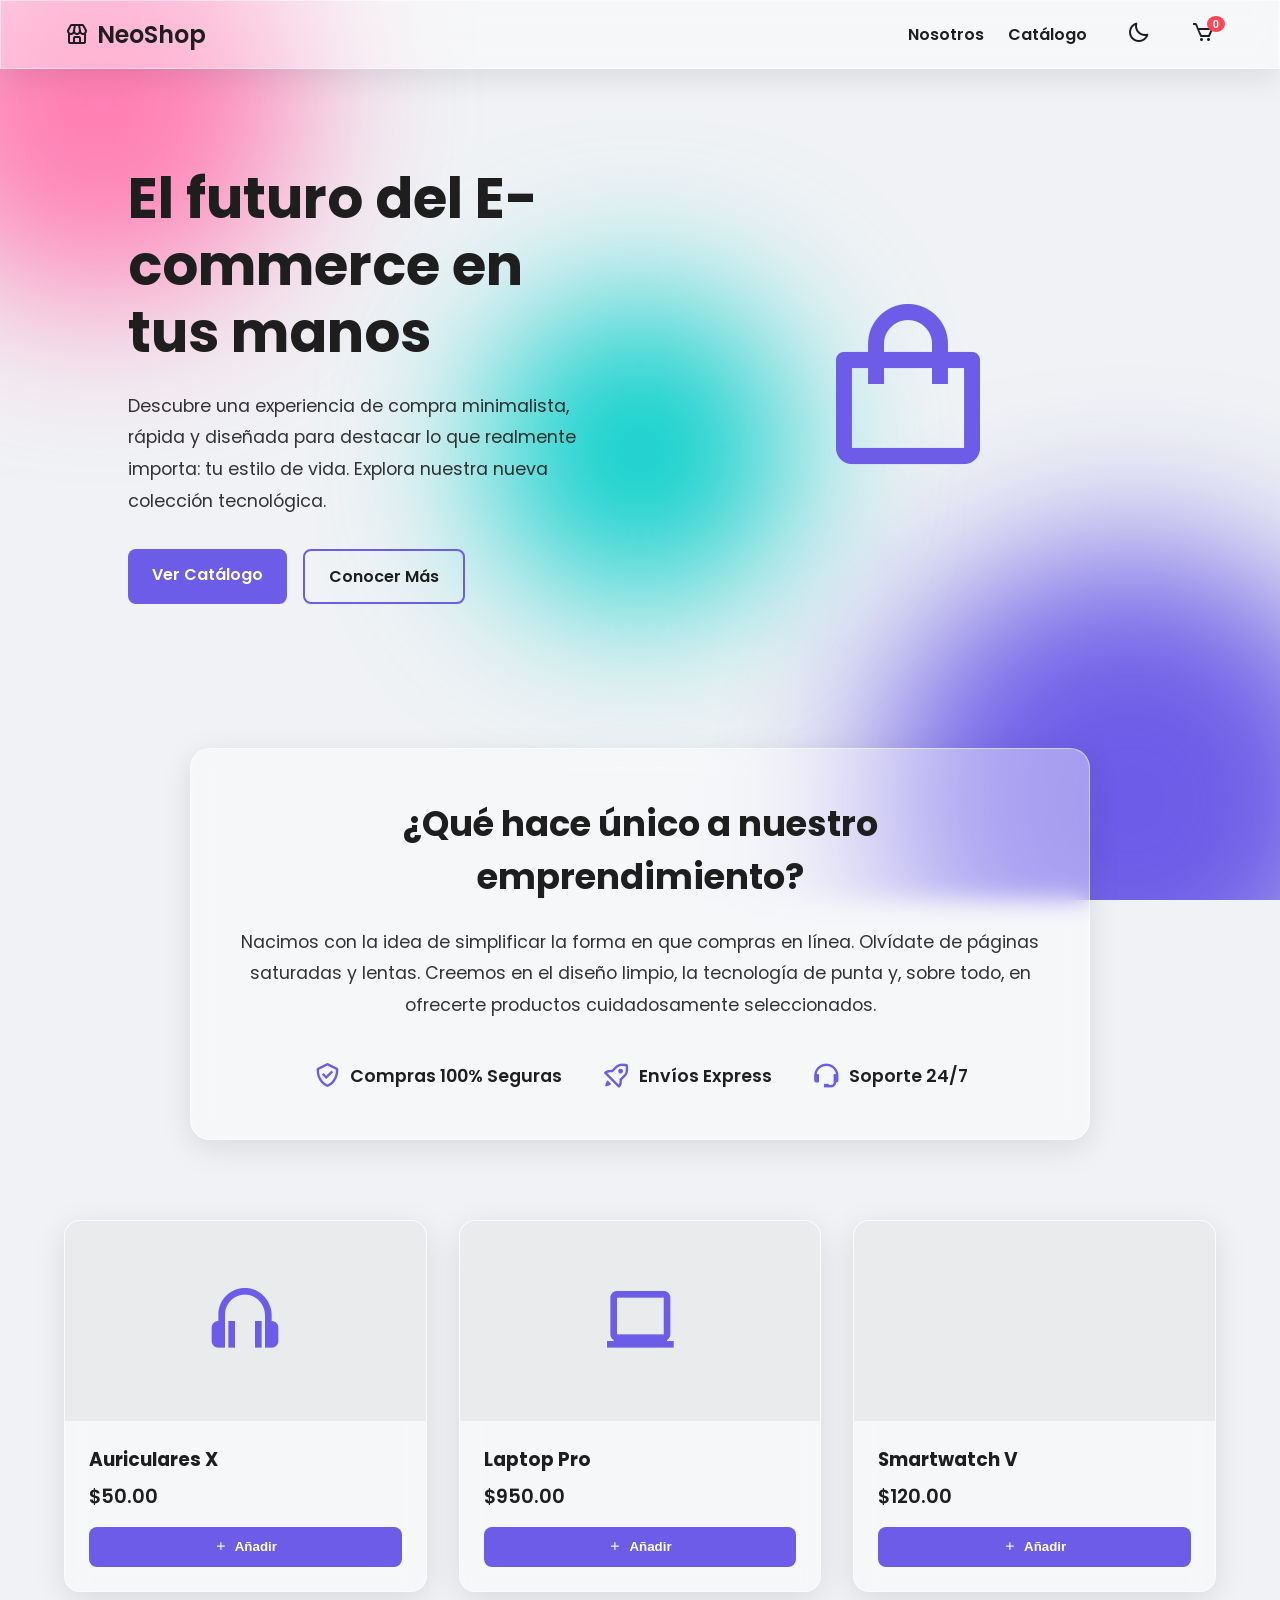
<file: estudiantes/g3-2026/Luis-Eduardo-Angel/Index.html>
<!doctype html>
<html lang="es">
  <head>
    <meta charset="UTF-8" />
    <meta name="viewport" content="width=device-width, initial-scale=1.0" />
    <title>Tienda MVP | Experiencia Completa</title>
    <link rel="stylesheet" href="style.css" />
    <link
      href="https://unpkg.com/boxicons@2.1.4/css/boxicons.min.css"
      rel="stylesheet"
    />
    <link
      href="https://fonts.googleapis.com/css2?family=Poppins:wght@300;400;600&display=swap"
      rel="stylesheet"
    />
  </head>
  <body>
    <div class="bg-shapes">
      <div class="shape shape-1"></div>
      <div class="shape shape-2"></div>
      <div class="shape shape-3"></div>
    </div>

    <header class="navbar glass">
      <div class="logo"><i class="bx bx-store"></i> NeoShop</div>
      <nav class="nav-links">
        <a href="#nosotros">Nosotros</a>
        <a href="#productos">Catálogo</a>
        <button id="theme-toggle" class="icon-btn" title="Cambiar Tema">
          <i class="bx bx-moon"></i>
        </button>
        <button id="cart-toggle" class="icon-btn" title="Ver Carrito">
          <i class="bx bx-cart"></i>
          <span id="cart-count">0</span>
        </button>
      </nav>
    </header>

    <main>
      <section class="hero glass-hero">
        <div class="hero-content">
          <h1>El futuro del E-commerce en tus manos</h1>
          <p>
            Descubre una experiencia de compra minimalista, rápida y diseñada
            para destacar lo que realmente importa: tu estilo de vida. Explora
            nuestra nueva colección tecnológica.
          </p>
          <div class="hero-btns">
            <a href="#productos" class="btn-primary">Ver Catálogo</a>
            <a href="#nosotros" class="btn-secondary">Conocer Más</a>
          </div>
        </div>
        <div class="hero-image">
          <i class="bx bx-shopping-bag"></i>
        </div>
      </section>

      <section id="nosotros" class="about-section">
        <div class="about-text glass">
          <h2>¿Qué hace único a nuestro emprendimiento?</h2>
          <p>
            Nacimos con la idea de simplificar la forma en que compras en línea.
            Olvídate de páginas saturadas y lentas. Creemos en el diseño limpio,
            la tecnología de punta y, sobre todo, en ofrecerte productos
            cuidadosamente seleccionados.
          </p>
          <ul class="features-list">
            <li><i class="bx bx-check-shield"></i> Compras 100% Seguras</li>
            <li><i class="bx bx-rocket"></i> Envíos Express</li>
            <li><i class="bx bx-support"></i> Soporte 24/7</li>
          </ul>
        </div>
      </section>

      <section id="productos" class="product-grid">
        <article class="product-card glass">
          <div class="img-placeholder"><i class="bx bx-headphone"></i></div>
          <div class="product-info">
            <h3>Auriculares X</h3>
            <p class="price">$50.00</p>
            <button
              class="buy-btn"
              data-id="1"
              data-name="Auriculares X"
              data-price="50"
            >
              <i class="bx bx-plus"></i> Añadir
            </button>
          </div>
        </article>

        <article class="product-card glass">
          <div class="img-placeholder"><i class="bx bx-laptop"></i></div>
          <div class="product-info">
            <h3>Laptop Pro</h3>
            <p class="price">$950.00</p>
            <button
              class="buy-btn"
              data-id="2"
              data-name="Laptop Pro"
              data-price="950"
            >
              <i class="bx bx-plus"></i> Añadir
            </button>
          </div>
        </article>

        <article class="product-card glass">
          <div class="img-placeholder"><i class="bx bx-watch"></i></div>
          <div class="product-info">
            <h3>Smartwatch V</h3>
            <p class="price">$120.00</p>
            <button
              class="buy-btn"
              data-id="3"
              data-name="Smartwatch V"
              data-price="120"
            >
              <i class="bx bx-plus"></i> Añadir
            </button>
          </div>
        </article>
      </section>
    </main>

    <aside id="cart-sidebar" class="cart-sidebar glass">
      <div class="cart-header">
        <h2>Tu Carrito</h2>
        <button id="close-cart" class="icon-btn">
          <i class="bx bx-x"></i>
        </button>
      </div>
      <div id="cart-items" class="cart-items"></div>
      <div class="cart-footer">
        <div class="total">
          <span>Total:</span>
          <span id="cart-total">$0.00</span>
        </div>
        <button class="checkout-btn">Pagar Ahora</button>
      </div>
    </aside>

    <script src="script.js"></script>
  </body>
</html>
</file>
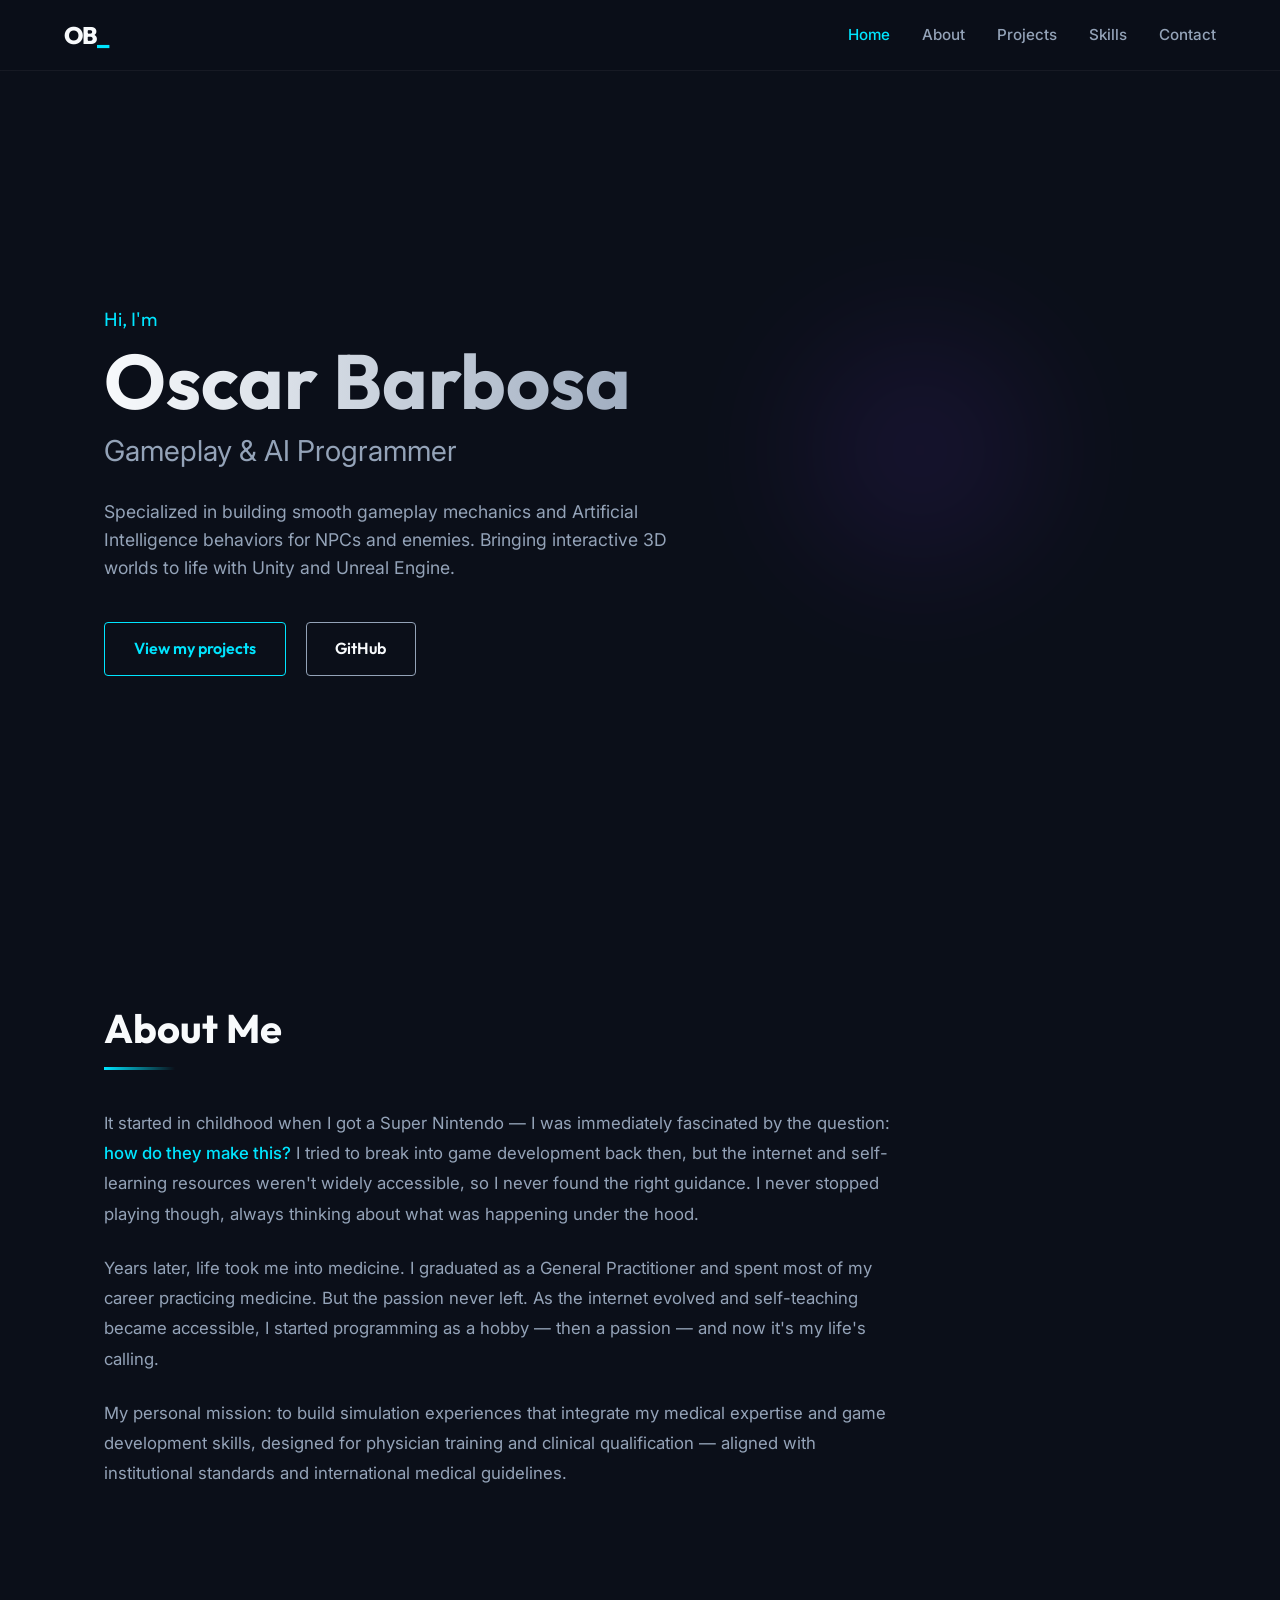
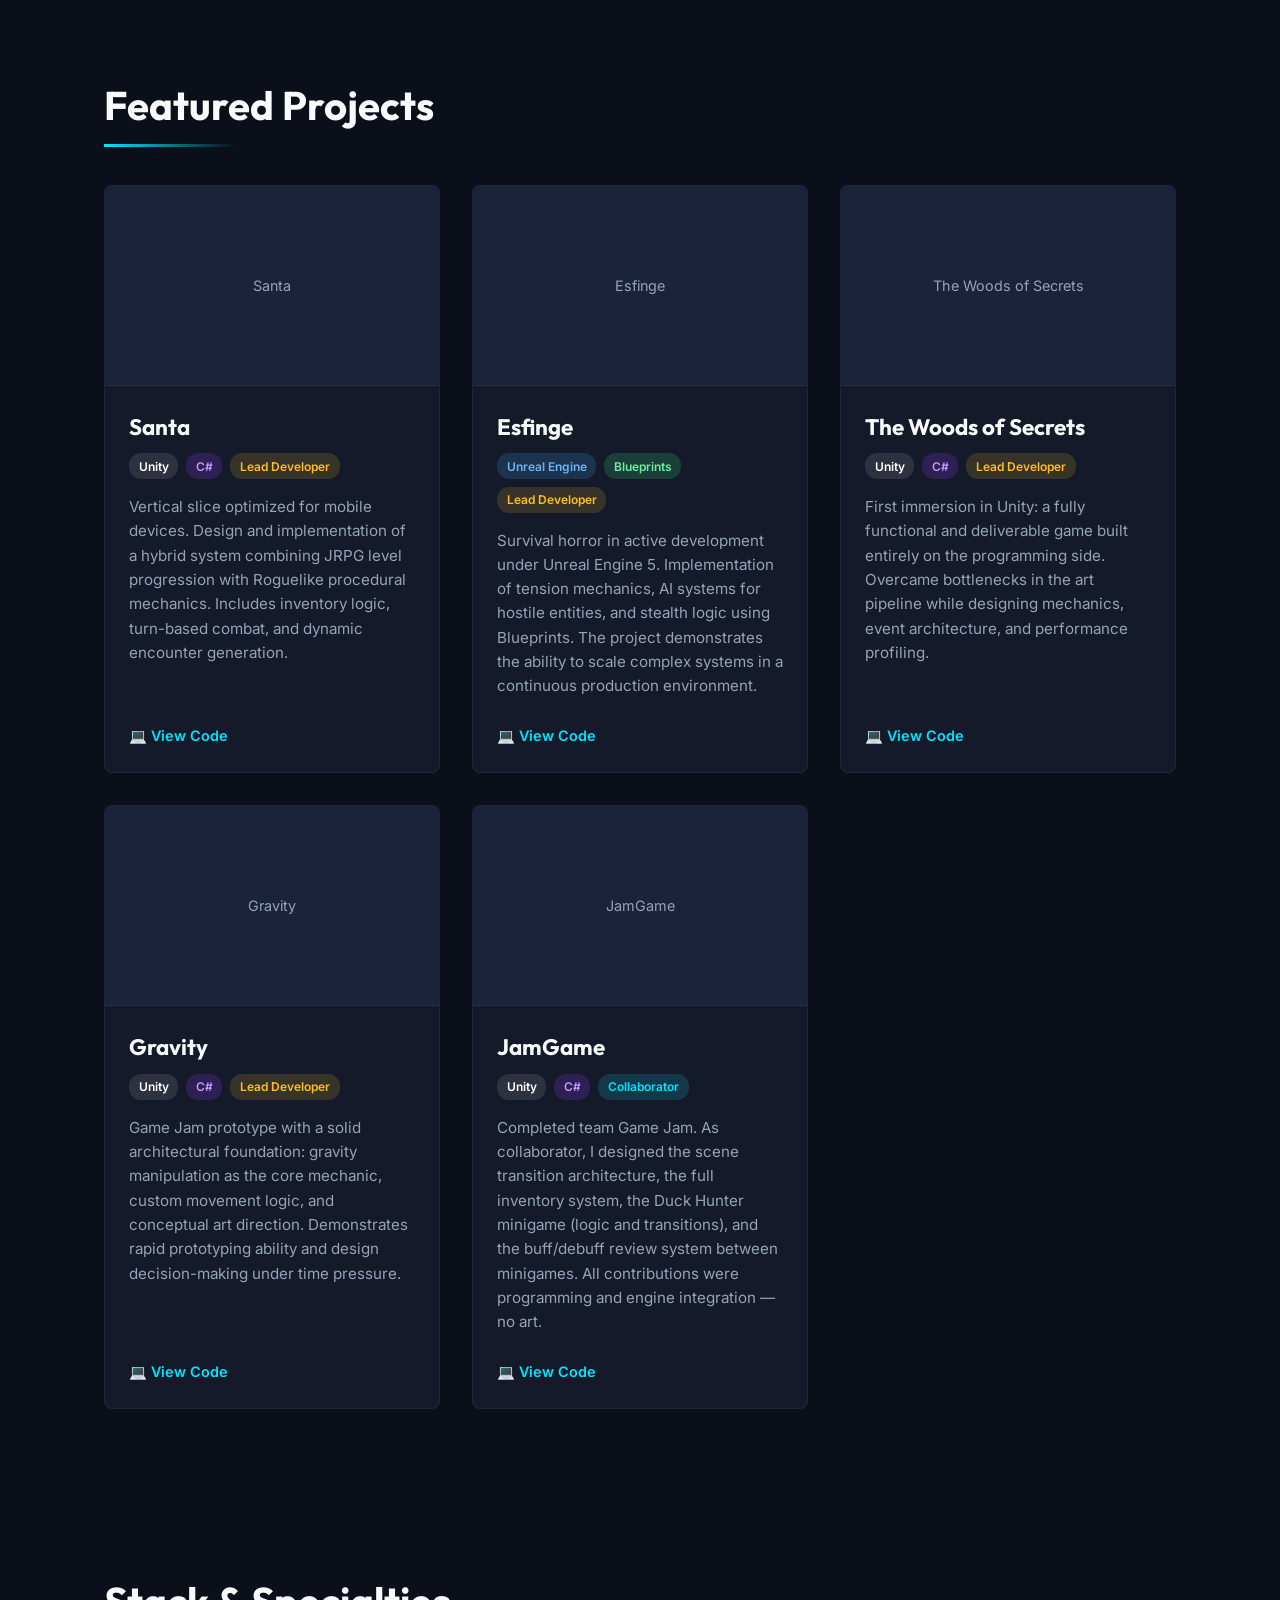
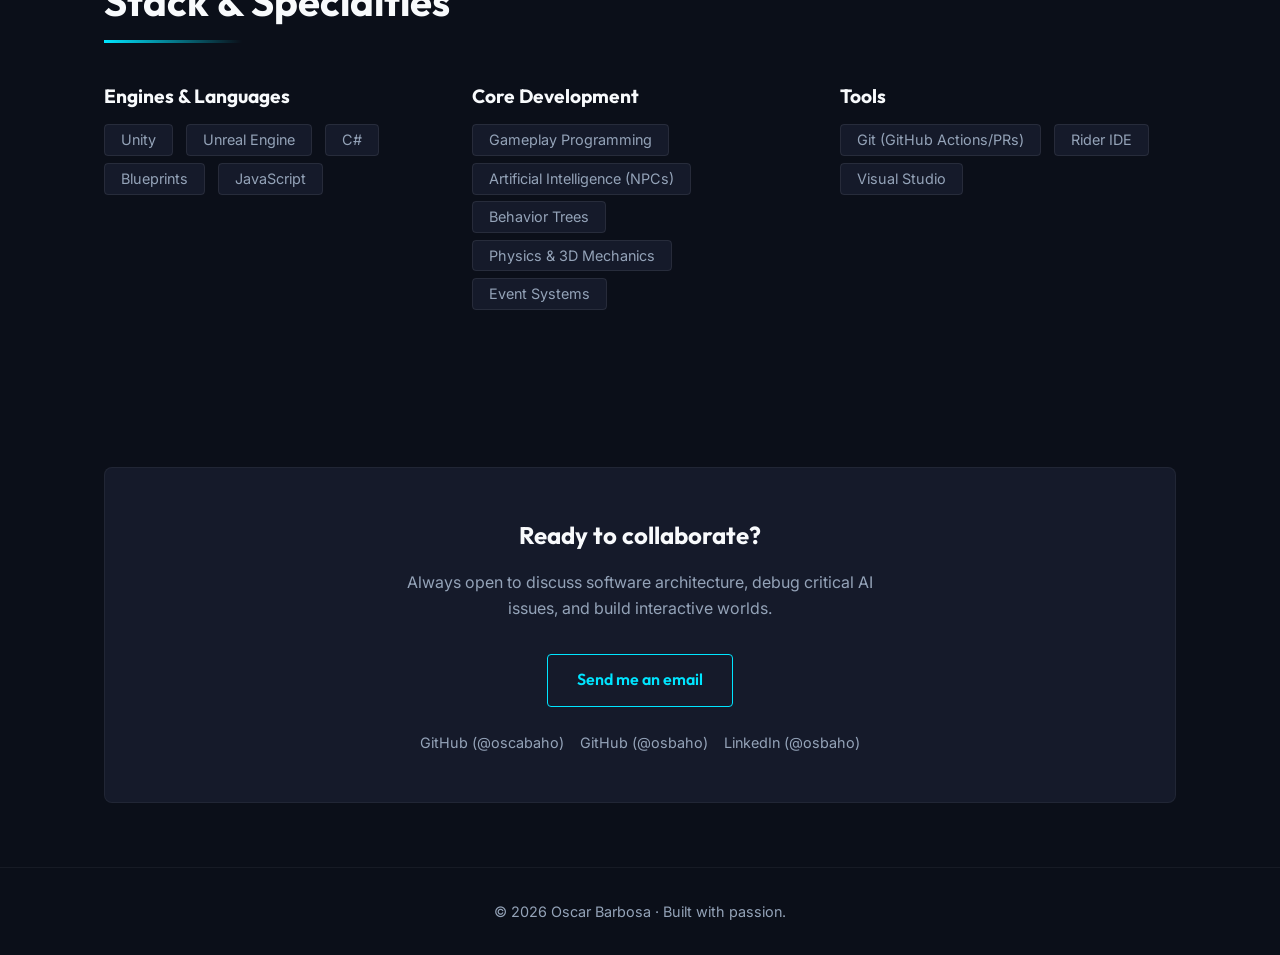
<file: estudiantes/g3-2026/oscar-barbosa/index.html>
<!DOCTYPE html>
<html lang="en">
<head>
    <meta charset="UTF-8">
    <meta name="viewport" content="width=device-width, initial-scale=1.0">
    <title>Oscar Barbosa | Gameplay &amp; AI Programmer</title>
    <meta name="description" content="Portfolio of Oscar Barbosa, game developer specialized in gameplay mechanics and AI (Unity, C#, Unreal Engine).">

    <!-- SEO: Open Graph for social networks (LinkedIn, Twitter) -->
    <meta property="og:title" content="Oscar Barbosa | Gameplay &amp; AI Programmer">
    <meta property="og:description" content="Game developer portfolio: mechanics, Behavior Trees, intelligent NPCs with Unity and Unreal Engine.">
    <meta property="og:type" content="website">

    <!-- Security -->
    <meta http-equiv="X-Content-Type-Options" content="nosniff">
    <meta name="referrer" content="no-referrer-when-downgrade">

    <!-- Performance: Preconnect to reduce external font latency -->
    <link rel="preconnect" href="https://fonts.googleapis.com">
    <link rel="preconnect" href="https://fonts.gstatic.com" crossorigin>
    <link rel="preload" as="style" href="https://fonts.googleapis.com/css2?family=Inter:wght@300;400;500&family=Outfit:wght@500;700;800&display=swap">
    <link href="https://fonts.googleapis.com/css2?family=Inter:wght@300;400;500&family=Outfit:wght@500;700;800&display=swap" rel="stylesheet">

    <link rel="stylesheet" href="style.css">
</head>
<body>
    <!-- =======================================================
     * PORTFOLIO — Oscar Barbosa | Gameplay & AI Programmer
     * File: index.html
     * Description: Main structure and content of the portfolio.
     *
     * SECTION INDEX (Search by these IDs or classes):
     *  1. NAV (.navbar)       - Top navigation bar
     *  2. HEADER (#home)      - Hero section with main greeting
     *  3. MAIN > ABOUT (#about)     - About Me section
     *  4. MAIN > PROJECTS (#projects) - Game project cards
     *  5. MAIN > SKILLS (#skills)   - Tech stack and tools
     *  6. MAIN > CONTACT (#contact) - GitHub, LinkedIn and Email links
     *  7. FOOTER              - Footer with automatic year
     * ======================================================= -->

    <!-- Accessibility: skip-link for keyboard/screen reader users -->
    <a href="#home" class="skip-link">Skip to main content</a>

    <nav class="navbar" role="navigation" aria-label="Main navigation menu">
        <div class="nav-brand" aria-label="Oscar Barbosa - Home">OB</div>
        <ul class="nav-links">
            <li><a href="#home" aria-label="Go to Home">Home</a></li>
            <li><a href="#about" aria-label="Go to About Me">About</a></li>
            <li><a href="#projects" aria-label="Go to Projects">Projects</a></li>
            <li><a href="#skills" aria-label="Go to Skills">Skills</a></li>
            <li><a href="#contact" aria-label="Go to Contact">Contact</a></li>
        </ul>
    </nav>

    <header id="home" class="hero" role="banner">
        <div class="hero-content fade-in">
            <p class="greeting">Hi, I'm</p>
            <h1 class="name">Oscar Barbosa</h1>
            <h2 class="title">Gameplay &amp; AI Programmer</h2>
            <p class="bio">Specialized in building smooth gameplay mechanics and Artificial Intelligence behaviors for NPCs and enemies. Bringing interactive 3D worlds to life with Unity and Unreal Engine.</p>
            <div class="hero-actions">
                <a href="#projects" class="btn btn-primary" aria-label="View featured projects section">View my projects</a>
                <a href="https://github.com/oscabaho" target="_blank" rel="noopener noreferrer" class="btn btn-secondary" aria-label="Oscar Barbosa's GitHub profile (oscabaho)">GitHub</a>
            </div>
        </div>
        <div class="hero-glow" aria-hidden="true"></div>
    </header>

    <main role="main">

        <!-- About Me Section -->
        <section id="about" class="section" aria-labelledby="about-title">
            <h2 id="about-title" class="section-title fade-in">About Me</h2>
            <div class="about-container fade-in">
                <p class="about-text">
                    It started in childhood when I got a Super Nintendo — I was immediately fascinated by the question: <em>how do they make this?</em> I tried to break into game development back then, but the internet and self-learning resources weren't widely accessible, so I never found the right guidance. I never stopped playing though, always thinking about what was happening under the hood.
                </p>
                <p class="about-text">
                    Years later, life took me into medicine. I graduated as a General Practitioner and spent most of my career practicing medicine. But the passion never left. As the internet evolved and self-teaching became accessible, I started programming as a hobby — then a passion — and now it's my life's calling.
                </p>
                <p class="about-text">
                    My personal mission: to build simulation experiences that integrate my medical expertise and game development skills, designed for physician training and clinical qualification — aligned with institutional standards and international medical guidelines.
                </p>
            </div>
        </section>

        <!-- Projects Section -->
        <section id="projects" class="section" aria-labelledby="projects-title">
            <h2 id="projects-title" class="section-title fade-in">Featured Projects</h2>
            <div class="projects-grid">

                <!-- Project 1: Santa (flagship) -->
                <article class="project-card fade-in" aria-label="Project Santa">
                    <div class="project-image placeholder" role="img" aria-label="Screenshot of Santa game">
                        <span aria-hidden="true">Santa</span>
                    </div>
                    <div class="project-info">
                        <h3>Santa</h3>
                        <div class="tech-stack" aria-label="Technologies used">
                            <span class="badge unity">Unity</span>
                            <span class="badge csharp">C#</span>
                            <span class="badge lead">Lead Developer</span>
                        </div>
                        <p>Vertical slice optimized for mobile devices. Design and implementation of a hybrid system combining JRPG level progression with Roguelike procedural mechanics. Includes inventory logic, turn-based combat, and dynamic encounter generation.</p>
                        <div class="project-links">
                            <a href="https://github.com/oscabaho/Santa" target="_blank" rel="noopener noreferrer" class="link" aria-label="View Santa repository on GitHub (opens in new tab)">💻 View Code</a>
                        </div>
                    </div>
                </article>

                <!-- Project 2: Esfinge -->
                <article class="project-card fade-in" aria-label="Project Esfinge">
                    <div class="project-image placeholder" role="img" aria-label="Screenshot of Esfinge game in Unreal Engine">
                        <span aria-hidden="true">Esfinge</span>
                    </div>
                    <div class="project-info">
                        <h3>Esfinge</h3>
                        <div class="tech-stack" aria-label="Technologies used">
                            <span class="badge unreal">Unreal Engine</span>
                            <span class="badge bp">Blueprints</span>
                            <span class="badge lead">Lead Developer</span>
                        </div>
                        <p>Survival horror in active development under Unreal Engine 5. Implementation of tension mechanics, AI systems for hostile entities, and stealth logic using Blueprints. The project demonstrates the ability to scale complex systems in a continuous production environment.</p>
                        <div class="project-links">
                            <a href="https://github.com/oscabaho/Esfinge" target="_blank" rel="noopener noreferrer" class="link" aria-label="View Esfinge repository on GitHub (opens in new tab)">💻 View Code</a>
                        </div>
                    </div>
                </article>

                <!-- Project 3: The Woods of Secrets -->
                <article class="project-card fade-in" aria-label="Project The Woods of Secrets">
                    <div class="project-image placeholder" role="img" aria-label="Screenshot of The Woods of Secrets game">
                        <span aria-hidden="true">The Woods of Secrets</span>
                    </div>
                    <div class="project-info">
                        <h3>The Woods of Secrets</h3>
                        <div class="tech-stack" aria-label="Technologies used">
                            <span class="badge unity">Unity</span>
                            <span class="badge csharp">C#</span>
                            <span class="badge lead">Lead Developer</span>
                        </div>
                        <p>First immersion in Unity: a fully functional and deliverable game built entirely on the programming side. Overcame bottlenecks in the art pipeline while designing mechanics, event architecture, and performance profiling.</p>
                        <div class="project-links">
                            <a href="https://github.com/oscabaho/Proyect-Secret" target="_blank" rel="noopener noreferrer" class="link" aria-label="View The Woods of Secrets repository on GitHub (opens in new tab)">💻 View Code</a>
                        </div>
                    </div>
                </article>

                <!-- Project 4: Gravity -->
                <article class="project-card fade-in" aria-label="Project Gravity">
                    <div class="project-image placeholder" role="img" aria-label="Screenshot of Gravity prototype">
                        <span aria-hidden="true">Gravity</span>
                    </div>
                    <div class="project-info">
                        <h3>Gravity</h3>
                        <div class="tech-stack" aria-label="Technologies used">
                            <span class="badge unity">Unity</span>
                            <span class="badge csharp">C#</span>
                            <span class="badge lead">Lead Developer</span>
                        </div>
                        <p>Game Jam prototype with a solid architectural foundation: gravity manipulation as the core mechanic, custom movement logic, and conceptual art direction. Demonstrates rapid prototyping ability and design decision-making under time pressure.</p>
                        <div class="project-links">
                            <a href="https://github.com/osbaho/Gravity" target="_blank" rel="noopener noreferrer" class="link" aria-label="View Gravity repository on GitHub (opens in new tab)">💻 View Code</a>
                        </div>
                    </div>
                </article>

                <!-- Project 5: JamGame (completed collaboration) -->
                <article class="project-card fade-in" aria-label="Project JamGame - Collaborative Game Jam">
                    <div class="project-image placeholder" role="img" aria-label="Screenshot of JamGame">
                        <span aria-hidden="true">JamGame</span>
                    </div>
                    <div class="project-info">
                        <h3>JamGame</h3>
                        <div class="tech-stack" aria-label="Technologies used">
                            <span class="badge unity">Unity</span>
                            <span class="badge csharp">C#</span>
                            <span class="badge collab">Collaborator</span>
                        </div>
                        <p>Completed team Game Jam. As collaborator, I designed the scene transition architecture, the full inventory system, the Duck Hunter minigame (logic and transitions), and the buff/debuff review system between minigames. All contributions were programming and engine integration — no art.</p>
                        <div class="project-links">
                            <a href="https://github.com/JuanDaGue/JamGame" target="_blank" rel="noopener noreferrer" class="link" aria-label="View JamGame repository on GitHub (opens in new tab)">💻 View Code</a>
                        </div>
                    </div>
                </article>

            </div>
        </section>

        <!-- Skills Section -->
        <section id="skills" class="section" aria-labelledby="skills-title">
            <h2 id="skills-title" class="section-title fade-in">Stack &amp; Specialties</h2>
            <div class="skills-container fade-in">
                <div class="skill-category">
                    <h3>Engines &amp; Languages</h3>
                    <ul class="skills-list" aria-label="List of engines and languages">
                        <li><span class="skill-tag">Unity</span></li>
                        <li><span class="skill-tag">Unreal Engine</span></li>
                        <li><span class="skill-tag">C#</span></li>
                        <li><span class="skill-tag">Blueprints</span></li>
                        <li><span class="skill-tag">JavaScript</span></li>
                    </ul>
                </div>
                <div class="skill-category">
                    <h3>Core Development</h3>
                    <ul class="skills-list" aria-label="List of core development specialties">
                        <li><span class="skill-tag">Gameplay Programming</span></li>
                        <li><span class="skill-tag">Artificial Intelligence (NPCs)</span></li>
                        <li><span class="skill-tag">Behavior Trees</span></li>
                        <li><span class="skill-tag">Physics &amp; 3D Mechanics</span></li>
                        <li><span class="skill-tag">Event Systems</span></li>
                    </ul>
                </div>
                <div class="skill-category">
                    <h3>Tools</h3>
                    <ul class="skills-list" aria-label="List of tools">
                        <li><span class="skill-tag">Git (GitHub Actions/PRs)</span></li>
                        <li><span class="skill-tag">Rider IDE</span></li>
                        <li><span class="skill-tag">Visual Studio</span></li>
                    </ul>
                </div>
            </div>
        </section>

        <!-- Contact Section -->
        <section id="contact" class="section" aria-labelledby="contact-title">
            <div class="contact-box fade-in">
                <h2 id="contact-title">Ready to collaborate?</h2>
                <p>Always open to discuss software architecture, debug critical AI issues, and build interactive worlds.</p>
                <div class="contact-links">
                    <a href="mailto:osbaho86@gmail.com" class="btn btn-primary" aria-label="Send an email to Oscar Barbosa">Send me an email</a>
                    <div class="social-links">
                        <a href="https://github.com/oscabaho" target="_blank" rel="noopener noreferrer" class="social-btn" aria-label="GitHub profile oscabaho (opens in new tab)">GitHub (@oscabaho)</a>
                        <a href="https://github.com/osbaho" target="_blank" rel="noopener noreferrer" class="social-btn" aria-label="GitHub profile osbaho (opens in new tab)">GitHub (@osbaho)</a>
                        <a href="https://www.linkedin.com/in/osbaho/" target="_blank" rel="noopener noreferrer" class="social-btn" aria-label="LinkedIn profile Oscar Barbosa (opens in new tab)">LinkedIn (@osbaho)</a>
                    </div>
                </div>
            </div>
        </section>
    </main>

    <footer role="contentinfo">
        <p>&copy; <span id="current-year"></span> Oscar Barbosa · Built with passion.</p>
    </footer>

    <script src="script.js"></script>
</body>
</html>
</file>
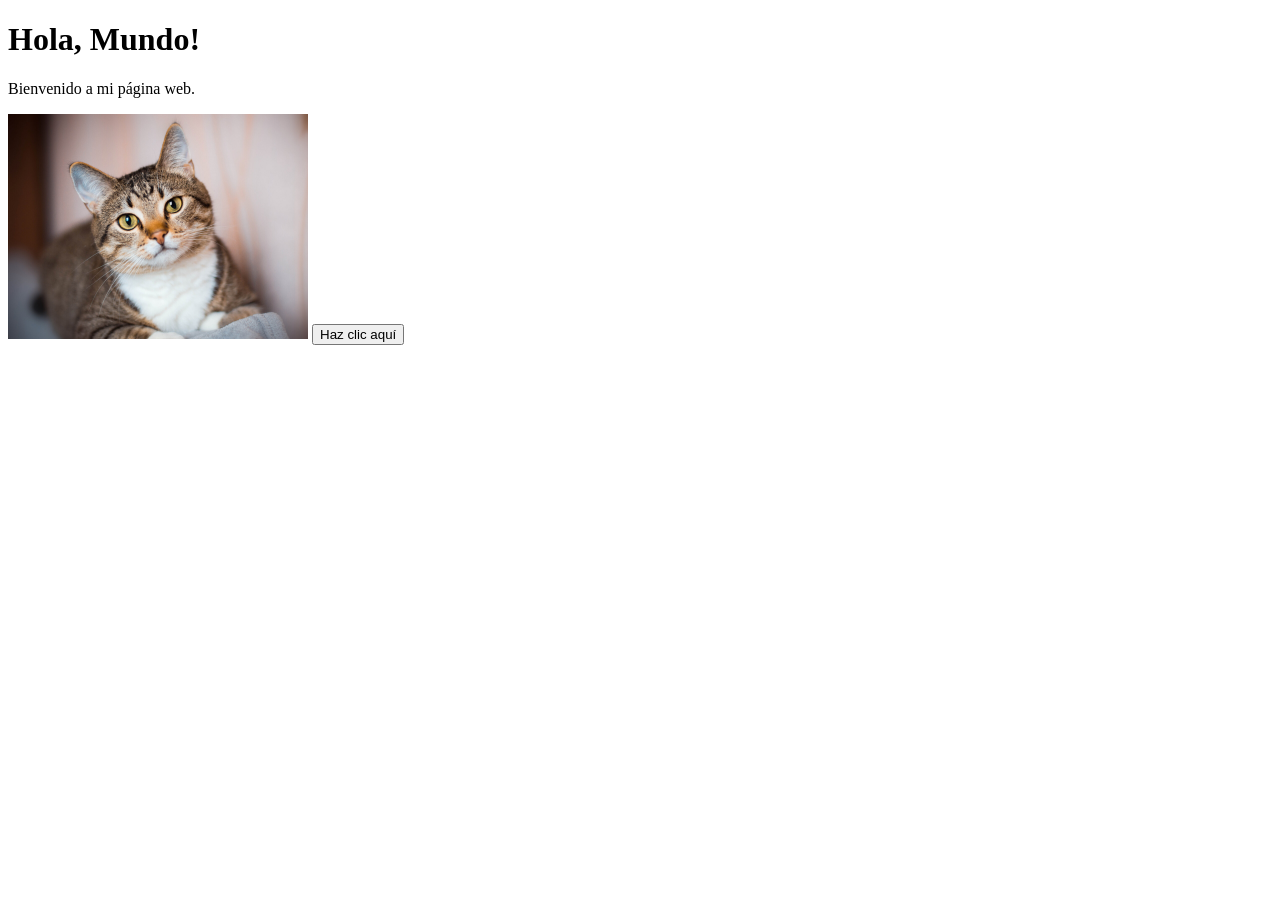
<file: estudiantes/g3-2026/alejandro-botero/hola_mundo.html>
<!DOCTYPE html>
<html lang="en">

<head>
    <meta charset="UTF-8">
    <meta name="viewport" content="width=device-width, initial-scale=1.0">
    <title>Alejandro</title>
</head>

<body>
    <h1>Hola, Mundo!</h1>
    <p>Bienvenido a mi página web.</p>
    <img src="gato.jpeg" alt="Gato" width="300">
    <button onclick="alert('¡Hola, Mundo!')">Haz clic aquí</button>
</body>

</html>
</file>
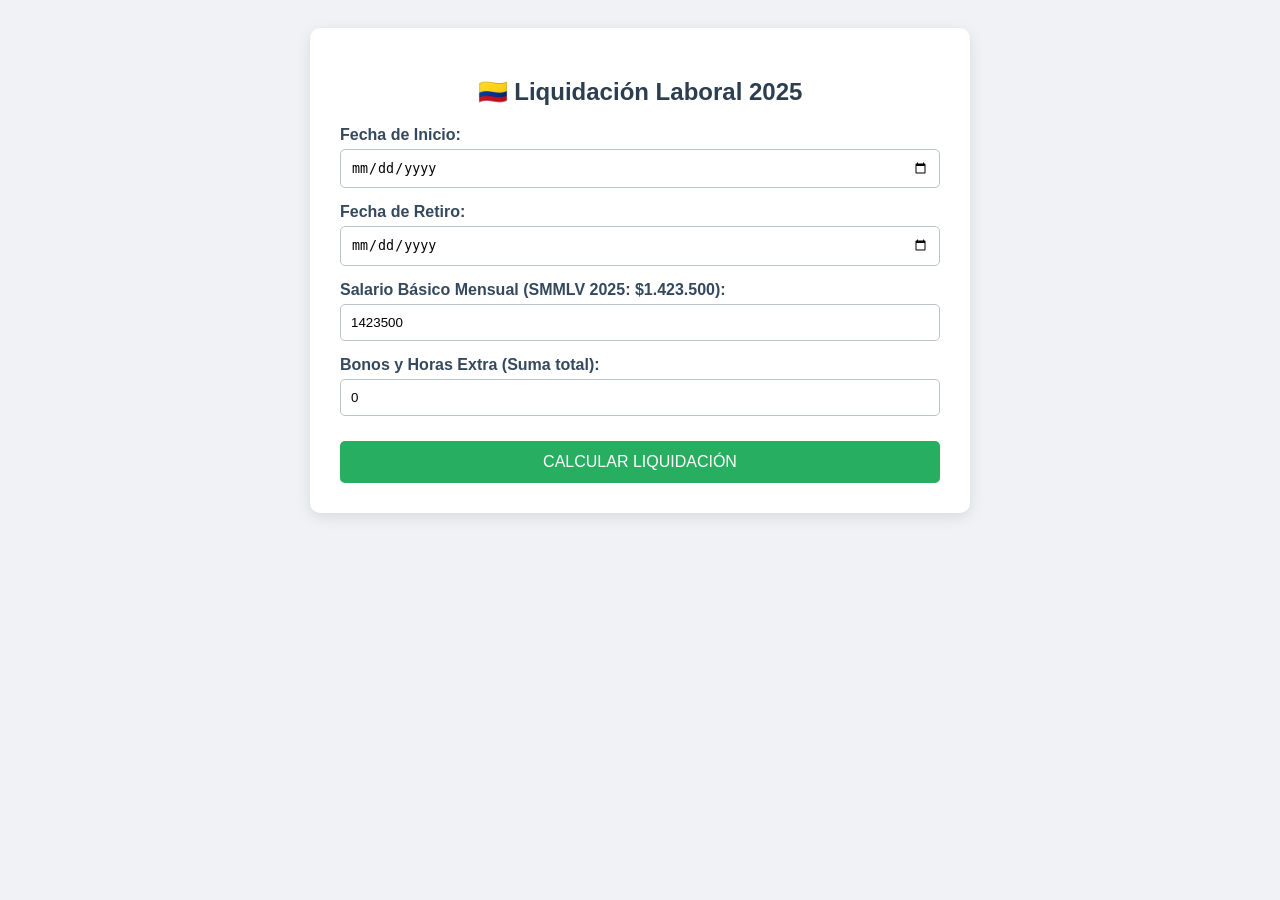
<file: estudiantes/g3-2026/luis-uribe/proyec.html>
<!doctype html>
<html lang="es">
  <head>
    <meta charset="UTF-8" />
    <meta name="viewport" content="width=device-width, initial-scale=1.0" />
    <title>Calculadora Liquidación Laboral Colombia 2025</title>
    <link rel="stylesheet" href="proyect.css" />
  </head>
  <body>
    <div class="container">
      <h2>🇨🇴 Liquidación Laboral 2025</h2>

      <div class="form-group">
        <label>Fecha de Inicio:</label>
        <input type="date" id="startDate" />
      </div>

      <div class="form-group">
        <label>Fecha de Retiro:</label>
        <input type="date" id="endDate" />
      </div>

      <div class="form-group">
        <label>Salario Básico Mensual (SMMLV 2025: $1.423.500):</label>
        <input type="number" id="salary" value="1423500" min="0" />
      </div>

      <div class="form-group">
        <label>Bonos y Horas Extra (Suma total):</label>
        <input type="number" id="bonuses" value="0" min="0" />
      </div>

      <button onclick="calcularLiquidacion()">CALCULAR LIQUIDACIÓN</button>

      <div id="results" class="results">
        <h3>Desglose de Pagos</h3>
        <table>
          <tr>
            <th>Concepto</th>
            <th>Días / Valor</th>
            <th>Total a Pagar</th>
          </tr>
          <tr>
            <td>Días Trabajados</td>
            <td id="daysWorked">-</td>
            <td>-</td>
          </tr>
          <tr>
            <td>Cesantías (1 mes/año)</td>
            <td>Salario / 360 * Días</td>
            <td id="valCesantias">$0</td>
          </tr>
          <tr>
            <td>Intereses Cesantías (12%)</td>
            <td>Cesantías * 12% * (Días/360)</td>
            <td id="valIntereses">$0</td>
          </tr>
          <tr>
            <td>Primas de Servicios (1 mes/año)</td>
            <td>Salario / 360 * Días</td>
            <td id="valPrimas">$0</td>
          </tr>
          <tr>
            <td>Vacaciones (15 días/año)</td>
            <td>Salario / 720 * Días</td>
            <td id="valVacaciones">$0</td>
          </tr>
          <tr class="total-row">
            <td>TOTAL PRESTACIONES</td>
            <td></td>
            <td id="valTotal">$0</td>
          </tr>
        </table>

        <div class="note">
          <strong>Nota:</strong> Este cálculo sigue el Código Sustantivo del
          Trabajo (CST). El Auxilio de Transporte ($162.000) NO se incluye en la
          base de cálculo para prestaciones sociales.
        </div>
      </div>
    </div>
  </body>
</html>
</file>
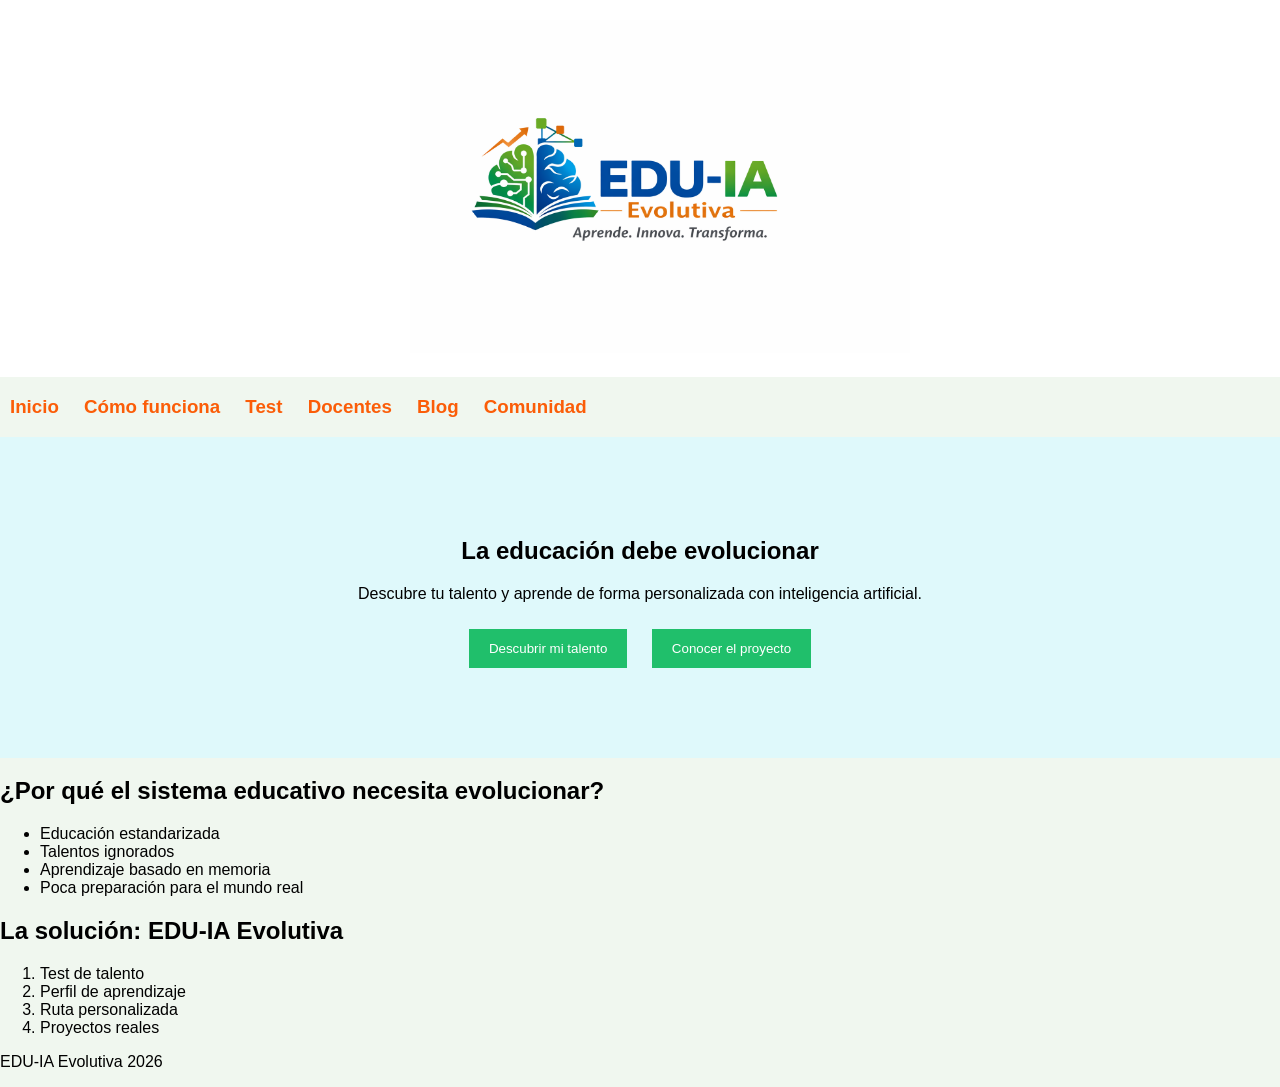
<file: estudiantes/g3-2026/william-montoya/archivo.html>
<!DOCTYPE html>
<html lang="en">
<head>
    
    <link rel="stylesheet" href="archivo.css">
    <meta charset="UTF-8">
    <meta name="viewport" content="width=device-width, initial-scale=1.0">
    <title>EDU-IA Evolutiva</title>
    <header>
        <text-align:center>
            <img src="archivos multimedia/EDU-IA Evolutiva..png" alt="Logo de EDU-IA Evolutiva" width="500">
        </header>
        
</head>
<body>
    <nav>
    <h3>
<a href="#">Inicio</a>
<a href="#">Cómo funciona</a>
<a href="#">Test</a>
<a href="#">Docentes</a>
<a href="#">Blog</a>
<a href="#">Comunidad</a>
</h3>
</nav>
</header>

<section class="hero">

<h2>La educación debe evolucionar</h2>

<p>
Descubre tu talento y aprende de forma personalizada con inteligencia artificial.
</p>

<button>Descubrir mi talento</button>
<button>Conocer el proyecto</button>

</section>

<section class="problema">

<h2>¿Por qué el sistema educativo necesita evolucionar?</h2>

<ul>
<li>Educación estandarizada</li>
<li>Talentos ignorados</li>
<li>Aprendizaje basado en memoria</li>
<li>Poca preparación para el mundo real</li>
</ul>

</section>

<section class="solucion">

<h2>La solución: EDU-IA Evolutiva</h2>

<ol>
<li>Test de talento</li>
<li>Perfil de aprendizaje</li>
<li>Ruta personalizada</li>
<li>Proyectos reales</li>
</ol>

</section>

<footer>

<p>EDU-IA Evolutiva 2026</p>

</footer>
   <script src="archivo.js"></script> 
</body>
</html>
</file>
<file: estudiantes/g3-2026/Luis-Eduardo-Angel/style.css>
/* --- VARIABLES DE TEMA --- */
:root {
    --bg-color: #f0f2f5;
    --text-color: #1e1e1e;
    --glass-bg: rgba(255, 255, 255, 0.4);
    --glass-border: rgba(255, 255, 255, 0.5);
    --accent: #6c5ce7;
    --accent-hover: #5a4bcf;
}

body.dark-mode {
    --bg-color: #121212;
    --text-color: #f0f0f0;
    --glass-bg: rgba(30, 30, 30, 0.6);
    --glass-border: rgba(255, 255, 255, 0.1);
    --accent: #a29bfe;
    --accent-hover: #8c82fc;
}

/* --- RESET Y BASE --- */
* {
    margin: 0;
    padding: 0;
    box-sizing: border-box;
}

body {
    font-family: 'Poppins', sans-serif;
    background-color: var(--bg-color);
    color: var(--text-color);
    transition: 0.3s ease;
    min-height: 100vh;
    overflow-x: hidden;
    position: relative;
}

/* --- FONDOS ABSTRACTOS (BURBUJAS) --- */
.bg-shapes {
    position: fixed;
    top: 0;
    left: 0;
    width: 100%;
    height: 100%;
    z-index: -1;
    overflow: hidden;
}

.shape {
    position: absolute;
    border-radius: 50%;
    filter: blur(80px);
}

.shape-1 {
    width: 400px;
    height: 400px;
    background: #ff7eb3;
    top: -100px;
    left: -100px;
}

.shape-2 {
    width: 500px;
    height: 500px;
    background: #6c5ce7;
    bottom: -150px;
    right: -100px;
}

.shape-3 {
    width: 300px;
    height: 300px;
    background: #00cec9;
    top: 50%;
    left: 50%;
    transform: translate(-50%, -50%);
}

/* --- EFECTO GLASSMORPHISM --- */
.glass {
    background: var(--glass-bg);
    backdrop-filter: blur(12px);
    -webkit-backdrop-filter: blur(12px);
    border: 1px solid var(--glass-border);
    box-shadow: 0 8px 32px rgba(0, 0, 0, 0.1);
}

/* --- NAVBAR --- */
.navbar {
    display: flex;
    justify-content: space-between;
    align-items: center;
    padding: 1rem 5%;
    position: sticky;
    top: 0;
    z-index: 100;
}

.logo {
    font-size: 1.5rem;
    font-weight: 600;
    display: flex;
    align-items: center;
    gap: 0.5rem;
}

.nav-links {
    display: flex;
    align-items: center;
    gap: 1.5rem;
}

.nav-links a {
    text-decoration: none;
    color: var(--text-color);
    font-weight: 600;
    transition: 0.2s;
}

.nav-links a:hover {
    color: var(--accent);
}

.icon-btn {
    background: transparent;
    border: none;
    font-size: 1.5rem;
    color: var(--text-color);
    cursor: pointer;
    margin-left: 1rem;
    position: relative;
    transition: 0.2s;
}

.icon-btn:hover {
    color: var(--accent);
}

#cart-count {
    position: absolute;
    top: -5px;
    right: -10px;
    background: #ff4757;
    color: white;
    font-size: 0.7rem;
    padding: 2px 6px;
    border-radius: 50%;
    font-weight: bold;
}

/* --- HERO SECTION --- */
.glass-hero {
    display: flex;
    align-items: center;
    justify-content: space-between;
    padding: 4rem 5%;
    margin: 2rem 5%;
    border-radius: 20px;
    gap: 3rem;
}

.hero-content {
    flex: 1;
    text-align: left;
}

.hero-content h1 {
    font-size: 3.5rem;
    line-height: 1.2;
    margin-bottom: 1.5rem;
}

.hero-content p {
    font-size: 1.1rem;
    margin-bottom: 2rem;
    opacity: 0.9;
    line-height: 1.8;
}

.hero-btns {
    display: flex;
    gap: 1rem;
}

.btn-primary,
.btn-secondary {
    padding: 0.8rem 1.5rem;
    border-radius: 8px;
    text-decoration: none;
    font-weight: 600;
    transition: 0.3s;
    display: inline-block;
}

.btn-primary {
    background: var(--accent);
    color: white;
}

.btn-primary:hover {
    background: var(--accent-hover);
}

.btn-secondary {
    background: transparent;
    border: 2px solid var(--accent);
    color: var(--text-color);
}

.btn-secondary:hover {
    background: var(--accent);
    color: white;
}

.hero-image {
    flex: 1;
    display: flex;
    justify-content: center;
    align-items: center;
    font-size: 12rem;
    color: var(--accent);
    animation: float 4s ease-in-out infinite;
}

@keyframes float {
    0% {
        transform: translateY(0px);
    }

    50% {
        transform: translateY(-20px);
    }

    100% {
        transform: translateY(0px);
    }
}

/* --- SECCIÓN NOSOTROS --- */
.about-section {
    padding: 3rem 5%;
    display: flex;
    justify-content: center;
}

.about-text {
    max-width: 900px;
    padding: 3rem;
    border-radius: 20px;
    text-align: center;
}

.about-text h2 {
    font-size: 2.2rem;
    margin-bottom: 1.5rem;
}

.about-text p {
    font-size: 1.1rem;
    margin-bottom: 2.5rem;
    line-height: 1.8;
    opacity: 0.9;
}

.features-list {
    list-style: none;
    display: flex;
    justify-content: center;
    gap: 2.5rem;
    flex-wrap: wrap;
}

.features-list li {
    display: flex;
    align-items: center;
    gap: 0.5rem;
    font-weight: 600;
    font-size: 1.1rem;
}

.features-list i {
    color: var(--accent);
    font-size: 1.8rem;
}

/* --- GRID DE PRODUCTOS --- */
.product-grid {
    display: grid;
    grid-template-columns: repeat(auto-fit, minmax(250px, 1fr));
    gap: 2rem;
    padding: 2rem 5%;
}

.product-card {
    border-radius: 16px;
    overflow: hidden;
    transition: transform 0.3s;
}

.product-card:hover {
    transform: translateY(-10px);
}

.img-placeholder {
    height: 200px;
    display: flex;
    justify-content: center;
    align-items: center;
    font-size: 5rem;
    color: var(--accent);
    background: rgba(0, 0, 0, 0.05);
}

.product-info {
    padding: 1.5rem;
}

.price {
    font-size: 1.2rem;
    font-weight: 600;
    margin: 0.5rem 0 1rem;
}

.buy-btn,
.checkout-btn {
    width: 100%;
    padding: 0.8rem;
    background: var(--accent);
    color: white;
    border: none;
    border-radius: 8px;
    font-weight: 600;
    cursor: pointer;
    display: flex;
    justify-content: center;
    align-items: center;
    gap: 0.5rem;
    transition: 0.3s;
}

.buy-btn:hover,
.checkout-btn:hover {
    background: var(--accent-hover);
}

/* --- SIDEBAR DEL CARRITO --- */
.cart-sidebar {
    position: fixed;
    top: 0;
    right: -400px;
    width: 350px;
    height: 100vh;
    padding: 2rem;
    display: flex;
    flex-direction: column;
    transition: right 0.4s cubic-bezier(0.175, 0.885, 0.32, 1.275);
    z-index: 1000;
}

.cart-sidebar.open {
    right: 0;
}

.cart-header {
    display: flex;
    justify-content: space-between;
    align-items: center;
    margin-bottom: 2rem;
}

.cart-items {
    flex-grow: 1;
    overflow-y: auto;
    display: flex;
    flex-direction: column;
    gap: 1rem;
}

.cart-item {
    display: flex;
    justify-content: space-between;
    align-items: center;
    padding-bottom: 1rem;
    border-bottom: 1px solid var(--glass-border);
}

.cart-footer {
    margin-top: 2rem;
}

.total {
    display: flex;
    justify-content: space-between;
    font-size: 1.2rem;
    font-weight: 600;
    margin-bottom: 1rem;
}

/* --- RESPONSIVE --- */
@media (max-width: 768px) {
    .glass-hero {
        flex-direction: column;
        text-align: center;
        padding: 3rem 2rem;
    }

    .hero-content {
        text-align: center;
    }

    .hero-btns {
        justify-content: center;
        flex-direction: column;
    }

    .hero-image {
        display: none;
    }

    .features-list {
        flex-direction: column;
        gap: 1.5rem;
        align-items: center;
    }

    .nav-links a:not(.icon-btn) {
        display: none;
    }
}

@media (max-width: 400px) {
    .cart-sidebar {
        width: 100%;
        right: -100%;
    }
}
</file>
<file: estudiantes/g3-2026/oscar-barbosa/style.css>
/* =======================================================
 * PORTFOLIO — Oscar Barbosa | Gameplay & AI Programmer
 * File: style.css
 * Description: Main stylesheet of the portfolio.
 *
 * SECTION INDEX:
 *  1. CSS Variables (Design Tokens)
 *  2. Base Reset & Body
 *  3. Navbar (Glassmorphism + Animated brand)
 *  4. Section Layout (general container .section)
 *  5. Hero Section
 *  6. About Me Section
 *  7. Buttons (.btn, .btn-primary, .btn-secondary)
 *  8. Project Cards (.project-card, .project-image)
 *  9. Technology Badges (.badge.unity / .csharp / .unreal / .bp / .collab / .lead)
 * 10. Project Links (.link)
 * 11. Skills (.skills-container, .skill-tag)
 * 12. Contact (.contact-box, .social-btn)
 * 13. Footer
 * 14. Animations (fade-in, blink cursor)
 * 15. Accessibility (skip-link, focus-visible, aria-current)
 * 16. Responsive / Media Queries
 * ======================================================= */


/* -------------------------------------------------------
 * 1. CSS VARIABLES (Design Tokens)
 * To change global site colors, edit only these variables.
 * Changes propagate automatically throughout the stylesheet.
 * ------------------------------------------------------- */
:root {
    --bg-main: #0b0f19;
    /* Very dark, slightly blue background */
    --bg-surface: #151a2a;
    /* Background for cards and surfaces */
    --primary-color: #00e5ff;
    /* Neon Cyan Tech — main accent color */
    --secondary-color: #7c3aed;
    /* Intense purple — used in hero glow */
    --text-light: #f8fafc;
    /* Main text (soft white) */
    --text-muted: #94a3b8;
    /* Secondary text / descriptions */

    --font-heading: 'Outfit', sans-serif;
    /* Headings and brand */
    --font-body: 'Inter', sans-serif;
    /* Body text */

    --transition-speed: 0.3s;
    /* Global hover transition speed */
}


/* -------------------------------------------------------
 * 2. BASE RESET & BODY
 * Normalizes margins, paddings, and box-model.
 * overflow-x: hidden prevents accidental horizontal scroll.
 * ------------------------------------------------------- */
* {
    margin: 0;
    padding: 0;
    box-sizing: border-box;
}

html {
    scroll-behavior: smooth;
    /* Native browser smooth scrolling */
}

body {
    font-family: var(--font-body);
    background-color: var(--bg-main);
    color: var(--text-light);
    line-height: 1.6;
    overflow-x: hidden;
}


/* -------------------------------------------------------
 * 3. NAVBAR
 * Fixed at the top with glassmorphism effect
 * (backdrop-filter: blur).
 * The -webkit- prefix is required for Safari/iOS.
 * To add a hamburger menu on mobile, add a <button>
 * in HTML and toggle the class 'open' on .nav-links via JS.
 * ------------------------------------------------------- */
.navbar {
    position: fixed;
    top: 0;
    width: 100%;
    display: flex;
    justify-content: space-between;
    align-items: center;
    padding: 1rem 5%;
    background: rgba(11, 15, 25, 0.7);
    backdrop-filter: blur(12px);
    -webkit-backdrop-filter: blur(12px);
    /* Safari */
    z-index: 1000;
    border-bottom: 1px solid rgba(255, 255, 255, 0.05);
}

/* "OB" brand — the blinking cursor is added via CSS ::after */
.nav-brand {
    font-family: var(--font-heading);
    font-size: 1.5rem;
    font-weight: 800;
    color: var(--text-light);
    letter-spacing: -1px;
}

/* Animated cursor "OB_" — to change the symbol, edit content: */
.nav-brand::after {
    content: '_';
    color: var(--primary-color);
    animation: blink 1s infinite alternate;
}

.nav-links {
    list-style: none;
    display: flex;
    gap: 2rem;
}

.nav-links a {
    text-decoration: none;
    color: var(--text-muted);
    font-weight: 500;
    font-size: 0.95rem;
    transition: color var(--transition-speed);
}

.nav-links a:hover {
    color: var(--primary-color);
}


/* -------------------------------------------------------
 * 4. SECTION LAYOUT
 * .section is the base container for each page block.
 * max-width + margin: auto centers the content.
 * .section-title adds a decorative bottom underline.
 * ------------------------------------------------------- */
.section {
    padding: 6rem 5% 4rem;
    max-width: 1200px;
    margin: 0 auto;
}

/* Cyan decorative line below section titles */
.section-title {
    font-family: var(--font-heading);
    font-size: 2.5rem;
    margin-bottom: 3rem;
    position: relative;
    display: inline-block;
}

.section-title::after {
    content: '';
    position: absolute;
    bottom: -10px;
    left: 0;
    width: 40%;
    height: 3px;
    background: linear-gradient(90deg, var(--primary-color), transparent);
}


/* -------------------------------------------------------
 * 5. HERO SECTION
 * Occupies 100% of the viewport on load.
 * .hero-glow is a decorative diffuse light blob (visual only).
 * To change the glow color, edit --secondary-color in :root.
 * ------------------------------------------------------- */
.hero {
    min-height: 100vh;
    display: flex;
    align-items: center;
    padding: 5rem 5% 0;
    /* padding-top compensates for the fixed navbar */
    position: relative;
    max-width: 1200px;
    margin: 0 auto;
}

.hero-content {
    max-width: 700px;
    z-index: 2;
}

.greeting {
    font-family: var(--font-heading);
    color: var(--primary-color);
    font-size: 1.2rem;
    margin-bottom: 0.5rem;
}

/* Main name with text gradient */
.name {
    font-family: var(--font-heading);
    font-size: clamp(3.5rem, 6vw, 5rem);
    /* clamp: fluid and responsive size */
    line-height: 1;
    margin-bottom: 0.5rem;
    background: linear-gradient(to right, var(--text-light), var(--text-muted));
    -webkit-background-clip: text;
    background-clip: text;
    -webkit-text-fill-color: transparent;
}

.title {
    font-size: 1.8rem;
    color: var(--text-muted);
    margin-bottom: 1.5rem;
    font-weight: 400;
}

.bio {
    font-size: 1.1rem;
    color: var(--text-muted);
    margin-bottom: 2.5rem;
    max-width: 600px;
}

/* Decorative diffuse light blob on the hero (aria-hidden in HTML) */
.hero-glow {
    position: absolute;
    top: 50%;
    right: 10%;
    transform: translateY(-50%);
    width: 400px;
    height: 400px;
    background: radial-gradient(circle, var(--secondary-color) 0%, transparent 60%);
    opacity: 0.15;
    filter: blur(60px);
    z-index: 0;
    pointer-events: none;
    /* Does not interfere with clicks */
}


/* -------------------------------------------------------
 * 6. ABOUT ME SECTION
 * .about-container: readable text block with max-width.
 * .about-text: paragraph spacing and muted color.
 * ------------------------------------------------------- */
.about-container {
    max-width: 800px;
}

.about-text {
    color: var(--text-muted);
    font-size: 1.05rem;
    line-height: 1.8;
    margin-bottom: 1.5rem;
}

.about-text em {
    color: var(--primary-color);
    font-style: normal;
    font-weight: 500;
}


/* -------------------------------------------------------
 * 7. BUTTONS
 * .btn = common base
 * .btn-primary = cyan border (main / CTA)
 * .btn-secondary = gray border (secondary / GitHub)
 * To add a new button style, create .btn-xxx
 * following the same pattern.
 * ------------------------------------------------------- */
.btn {
    display: inline-block;
    padding: 0.8rem 1.8rem;
    border-radius: 4px;
    font-family: var(--font-heading);
    font-weight: 600;
    text-decoration: none;
    transition: all var(--transition-speed);
    cursor: pointer;
}

.btn-primary {
    background-color: transparent;
    color: var(--primary-color);
    border: 1px solid var(--primary-color);
}

.btn-primary:hover {
    background-color: rgba(0, 229, 255, 0.1);
    box-shadow: 0 0 20px rgba(0, 229, 255, 0.2);
}

.btn-secondary {
    background-color: transparent;
    color: var(--text-light);
    border: 1px solid var(--text-muted);
    margin-left: 1rem;
}

.btn-secondary:hover {
    border-color: var(--text-light);
}


/* -------------------------------------------------------
 * 8. PROJECT CARDS
 * .projects-grid: auto-responsive 2-column grid.
 *   To force 3 columns: repeat(3, 1fr)
 *   To force 1 column (mobile): repeat(1, 1fr)
 *
 * .project-card uses flex-column so the "View Code"
 * button is always anchored to the bottom,
 * regardless of description length.
 *
 * To add a new project, copy any
 * <article class="project-card"> block in index.html.
 * ------------------------------------------------------- */
.projects-grid {
    display: grid;
    grid-template-columns: repeat(auto-fit, minmax(320px, 1fr));
    gap: 2rem;
}

.project-card {
    background-color: var(--bg-surface);
    border-radius: 8px;
    overflow: hidden;
    transition: transform var(--transition-speed), box-shadow var(--transition-speed);
    border: 1px solid rgba(255, 255, 255, 0.05);
    display: flex;
    flex-direction: column;
    /* Allows equal heights between cards */
}

.project-card:hover {
    transform: translateY(-5px);
    /* Elevation effect */
    box-shadow: 0 10px 30px rgba(0, 0, 0, 0.5);
    border-color: rgba(0, 229, 255, 0.3);
    /* Subtle cyan glow */
}

/* Image/placeholder area before real screenshots are available.
 * When you have images: replace the <div> with an <img>
 * and remove the display/justify/align-items properties. */
.project-image {
    height: 200px;
    width: 100%;
    background-color: #1a233a;
    display: flex;
    justify-content: center;
    align-items: center;
    color: var(--text-muted);
    font-size: 0.9rem;
    border-bottom: 1px solid rgba(255, 255, 255, 0.05);
}

.project-info {
    padding: 1.5rem;
    display: flex;
    flex-direction: column;
    flex: 1;
    /* Makes the card fill all available row height */
}

.project-info h3 {
    font-family: var(--font-heading);
    font-size: 1.4rem;
    margin-bottom: 0.5rem;
}

.project-info p {
    color: var(--text-muted);
    font-size: 0.95rem;
    margin-bottom: 1.5rem;
    flex: 1;
    /* Pushes the "View Code" link always to the bottom */
}


/* -------------------------------------------------------
 * 9. TECHNOLOGY BADGES
 * Each engine/language has its own thematic color:
 *   .unity  = neutral white
 *   .csharp = purple
 *   .unreal = blue
 *   .bp     = green (Blueprints)
 *   .collab = cyan (collaborative projects)
 *   .lead   = amber (lead developer role)
 *
 * To add a new engine: .badge.enginename { ... }
 * ------------------------------------------------------- */
.tech-stack {
    display: flex;
    flex-wrap: wrap;
    /* wrap allows badges to wrap to the next line if needed */
    gap: 0.5rem;
    margin-bottom: 1rem;
}

.badge {
    font-size: 0.75rem;
    padding: 0.2rem 0.6rem;
    border-radius: 12px;
    font-weight: 600;
}

.badge.unity {
    background: rgba(255, 255, 255, 0.1);
    color: #fff;
}

.badge.csharp {
    background: rgba(144, 58, 237, 0.2);
    color: #c496ff;
}

.badge.unreal {
    background: rgba(52, 152, 219, 0.2);
    color: #6db6f2;
}

.badge.bp {
    background: rgba(46, 204, 113, 0.2);
    color: #6fed9e;
}

.badge.collab {
    background: rgba(0, 229, 255, 0.15);
    color: var(--primary-color);
}

.badge.lead {
    background: rgba(251, 191, 36, 0.15);
    color: #fbbf24;
}


/* -------------------------------------------------------
 * 10. PROJECT LINKS
 * The "💻" emoji is part of the link text in HTML.
 * ------------------------------------------------------- */
.link {
    color: var(--primary-color);
    text-decoration: none;
    font-size: 0.9rem;
    font-weight: 600;
}

.link:hover {
    text-decoration: underline;
}


/* -------------------------------------------------------
 * 11. SKILLS
 * Auto-adaptive 3-column grid.
 * .skills-list is a semantic <ul> without visual bullets.
 * To add a new skill: add a <li> in HTML.
 * To add a new category: duplicate .skill-category in HTML.
 * ------------------------------------------------------- */
.skills-container {
    display: grid;
    grid-template-columns: repeat(auto-fit, minmax(250px, 1fr));
    gap: 2rem;
}

.skill-category h3 {
    font-family: var(--font-heading);
    color: var(--text-light);
    margin-bottom: 1rem;
    font-size: 1.2rem;
}

/* List reset (semantic <ul> without visual bullets) */
.skills-list {
    list-style: none;
    padding: 0;
    display: flex;
    flex-wrap: wrap;
    gap: 0.8rem;
}

.skill-tag {
    background-color: var(--bg-surface);
    border: 1px solid rgba(255, 255, 255, 0.08);
    padding: 0.4rem 1rem;
    border-radius: 4px;
    font-size: 0.9rem;
    color: var(--text-muted);
    transition: color var(--transition-speed), border-color var(--transition-speed);
}

.skill-tag:hover {
    color: var(--primary-color);
    border-color: var(--primary-color);
}


/* -------------------------------------------------------
 * 12. CONTACT
 * .contact-box: centered box with surface background.
 * .social-btn: simple text links for social networks.
 * To add more networks: copy an <a class="social-btn"> in HTML.
 * ------------------------------------------------------- */
.contact-box {
    background-color: var(--bg-surface);
    padding: 3rem;
    border-radius: 8px;
    text-align: center;
    border: 1px solid rgba(255, 255, 255, 0.05);
}

.contact-box h2 {
    font-family: var(--font-heading);
    margin-bottom: 1rem;
}

.contact-box p {
    color: var(--text-muted);
    max-width: 500px;
    margin: 0 auto 2rem;
}

.contact-links {
    display: flex;
    flex-direction: column;
    align-items: center;
    gap: 1.5rem;
}

.social-links {
    display: flex;
    gap: 1rem;
}

.social-btn {
    color: var(--text-muted);
    text-decoration: none;
    font-size: 0.9rem;
}

.social-btn:hover {
    color: var(--text-light);
}


/* -------------------------------------------------------
 * 13. FOOTER
 * Simple and minimalist. The year is inserted dynamically
 * from script.js (id="current-year").
 * ------------------------------------------------------- */
footer {
    text-align: center;
    padding: 2rem;
    color: var(--text-muted);
    font-size: 0.9rem;
    border-top: 1px solid rgba(255, 255, 255, 0.05);
}


/* -------------------------------------------------------
 * 14. ANIMATIONS
 * .fade-in: initial invisible state (opacity:0, offset).
 * .fade-in.visible: final state (activated by JS via IntersectionObserver).
 * @keyframes blink: for the blinking cursor on nav-brand.
 *
 * To adjust entry speed: change 0.6s in .fade-in.
 * To globally disable animations: remove .fade-in from
 * HTML or add prefers-reduced-motion (see below).
 * ------------------------------------------------------- */
.fade-in {
    opacity: 0;
    transform: translateY(20px);
    transition: opacity 0.6s ease-out, transform 0.6s ease-out;
}

.fade-in.visible {
    opacity: 1;
    transform: translateY(0);
}

/* Respect for users with motion sensitivity (best practice) */
@media (prefers-reduced-motion: reduce) {
    .fade-in {
        transition: none;
        opacity: 1;
        transform: none;
    }
}

@keyframes blink {
    from {
        opacity: 1;
    }

    to {
        opacity: 0;
    }
}


/* -------------------------------------------------------
 * 15. ACCESSIBILITY
 * .skip-link: allows keyboard users to skip to content.
 *   Remains invisible until it receives focus (:focus).
 * :focus-visible: focus ring for keyboard only (not mouse).
 * aria-current="page": highlights the active navbar link (via JS).
 * ------------------------------------------------------- */
.skip-link {
    position: absolute;
    top: -100%;
    left: 1rem;
    background-color: var(--primary-color);
    color: var(--bg-main);
    padding: 0.5rem 1rem;
    border-radius: 4px;
    font-weight: 700;
    z-index: 9999;
    text-decoration: none;
}

.skip-link:focus {
    top: 1rem;
    /* Appears on first Tab key press */
}

/* Focus ring visible only when navigating with keyboard */
a:focus-visible,
.btn:focus-visible {
    outline: 2px solid var(--primary-color);
    outline-offset: 4px;
    border-radius: 2px;
}

/* Active link in the navbar (updated by JS with aria-current="page") */
.nav-links a[aria-current="page"] {
    color: var(--primary-color);
}


/* -------------------------------------------------------
 * 16. RESPONSIVE / MEDIA QUERIES
 * Minimum breakpoint: 768px (tablets and mobile).
 * Menu is hidden — ideal for implementing hamburger.
 *
 * To add more breakpoints:
 *   @media (max-width: 480px) { ... }  → small mobile
 *   @media (min-width: 1440px) { ... } → large screens
 * ------------------------------------------------------- */
@media (max-width: 768px) {

    /* Hides horizontal menu — implement hamburger in the future */
    .nav-links {
        display: none;
    }

    .name {
        font-size: 3rem;
    }

    /* On mobile, secondary button moves below the primary */
    .btn-secondary {
        margin-left: 0;
        margin-top: 1rem;
    }
}
</file>
<file: estudiantes/g3-2026/luis-uribe/proyect.css>
body {
    font-family: 'Segoe UI', Tahoma, Geneva, Verdana, sans-serif;
    background-color: #f0f2f5;
    display: flex;
    justify-content: center;
    padding: 20px;
}

.container {
    background: white;
    padding: 30px;
    border-radius: 10px;
    box-shadow: 0 4px 15px rgba(0, 0, 0, 0.1);
    max-width: 600px;
    width: 100%;
}

h2 {
    text-align: center;
    color: #2c3e50;
    margin-bottom: 20px;
}

.form-group {
    margin-bottom: 15px;
}

label {
    display: block;
    margin-bottom: 5px;
    font-weight: bold;
    color: #34495e;
}

input {
    width: 100%;
    padding: 10px;
    border: 1px solid #bdc3c7;
    border-radius: 5px;
    box-sizing: border-box;
}

button {
    background-color: #27ae60;
    color: white;
    padding: 12px 20px;
    border: none;
    border-radius: 5px;
    cursor: pointer;
    width: 100%;
    font-size: 16px;
    margin-top: 10px;
}

button:hover {
    background-color: #219150;
}

.results {
    margin-top: 30px;
    border-top: 2px solid #ecf0f1;
    padding-top: 20px;
    display: none;
    /* Oculto al inicio */
}

table {
    width: 100%;
    border-collapse: collapse;
    margin-top: 10px;
}

th,
td {
    text-align: left;
    padding: 12px;
    border-bottom: 1px solid #ddd;
}

th {
    background-color: #34495e;
    color: white;
}

.total-row {
    font-weight: bold;
    font-size: 1.1em;
    background-color: #e8f8f5;
}

.note {
    font-size: 0.85em;
    color: #7f8c8d;
    margin-top: 15px;
    background: #fdfefe;
    padding: 10px;
    border-left: 4px solid #3498db;
}
</file>
<file: estudiantes/g3-2026/william-montoya/archivo.css>
body {

    font-family: Arial;
    margin: 0;
    background: #f0f7ef;

}

header {
    width: 100%;
    text-align: center;
    background: white;
    color: rgb(9, 9, 9);
    padding: 20px;

}

nav a {

    color: rgb(251, 93, 8);
    margin: 10px;
    text-decoration: none;

}

.hero {

    text-align: center;
    padding: 80px;
    background: #dff9fb;

}

button {

    padding: 12px 20px;
    margin: 10px;
    background: #20bf6b;
    color: white;
    border: none;

}
</file>
